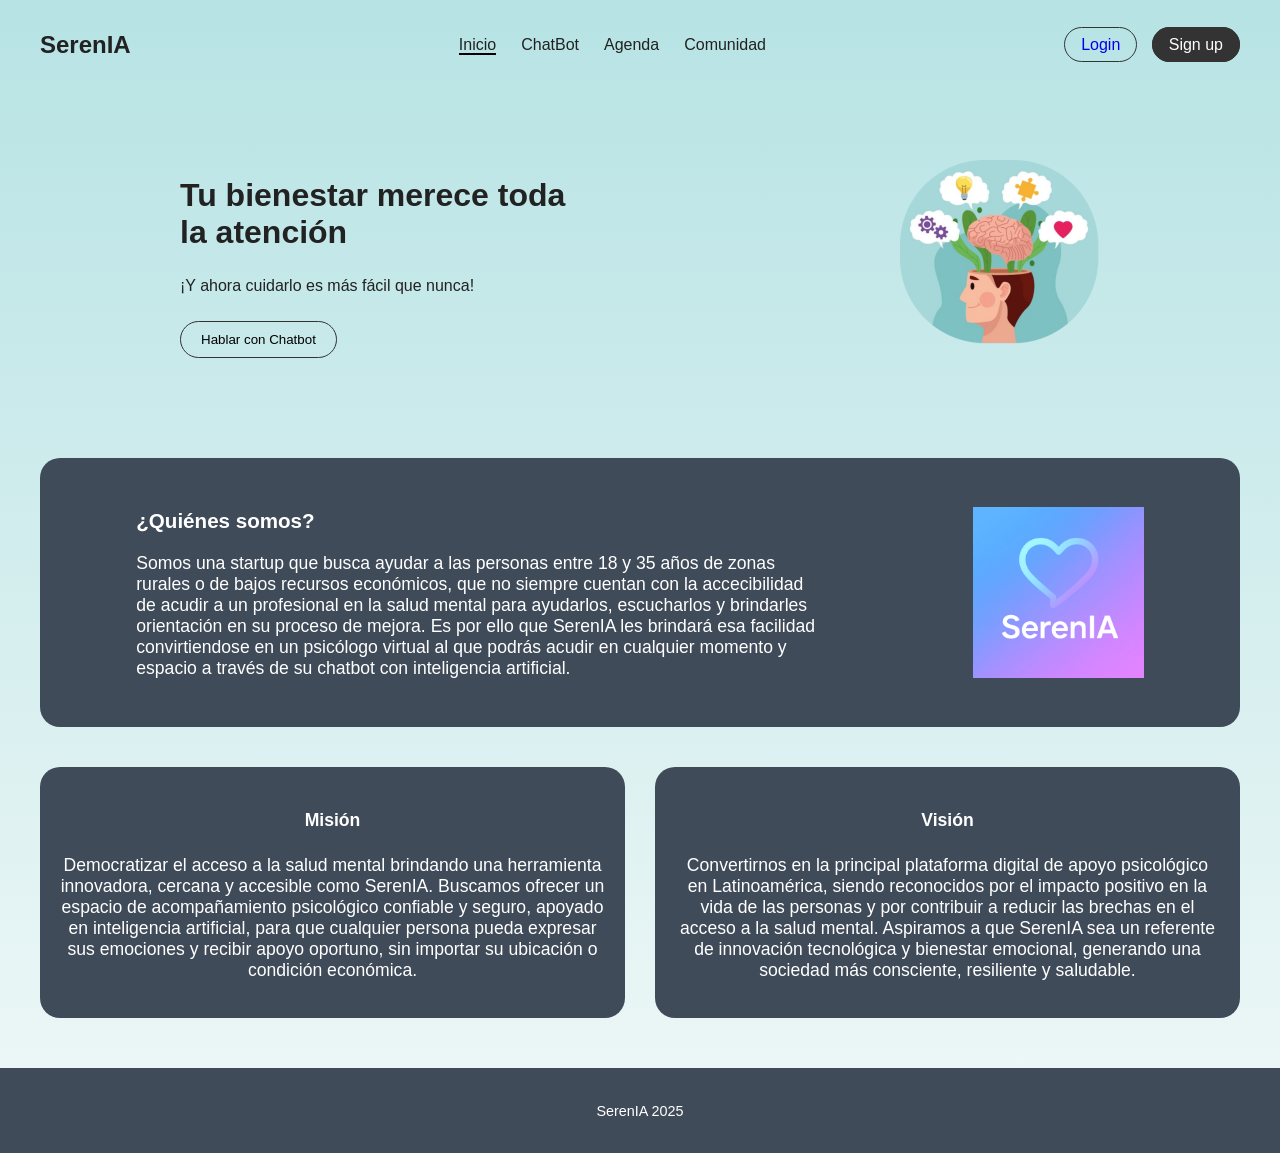
<file: index.html>
<!DOCTYPE html>
<html lang="es">
<head>
  <meta charset="UTF-8" />
  <meta name="viewport" content="width=device-width, initial-scale=1.0" />
  <title>SerenIA - Inicio</title>
  <link rel="stylesheet" href="styles.css" />
</head>
<body>
<header class="navbar">
  <h1 class="logo">SerenIA</h1>

  <button class="hamburger">
    ☰
  </button>

  <nav>
    <ul class="nav-links">
      <li><a href="index.html" class="active">Inicio</a></li>
      <li><a href="chatbot.html">ChatBot</a></li>
      <li><a href="#">Agenda</a></li>
      <li><a href="comunidad.html">Comunidad</a></li>
    </ul>
  </nav>

  <div class="buttons">
    <a href="login.html" class="btn login">Login</a>
    <a href="#" class="btn signup">Sign up</a>
  </div>
</header>


  <main class="hero">
    <section class="hero-text">
      <h2>Tu bienestar merece toda la atención</h2>
      <p>¡Y ahora cuidarlo es más fácil que nunca!</p>
      <div class="hero-buttons">
        <button>Hablar con Chatbot</button>
      </div>
    </section>
    <section class="hero-image">
      <img src="img1.png" alt="Bienestar mental" />
    </section>
  </main>

  <section class="about">
    <div>
      <h3>¿Quiénes somos?</h3>
      <p>
        Somos una startup que busca ayudar a las personas entre 18 y 35 años de zonas rurales o de bajos recursos económicos, que no 
        siempre cuentan con la accecibilidad de acudir a un profesional en la salud mental para ayudarlos, escucharlos y brindarles 
        orientación en su proceso de mejora. Es por ello que  SerenIA les brindará esa facilidad convirtiendose en un psicólogo virtual
        al que podrás acudir en cualquier momento y espacio a través de su chatbot con inteligencia artificial.
      </p>
    </div>
    <img src="SerenIA-logo.png" alt="SerenIA logo" class="about-logo">
  </section>

  <section class="mission-vision">
    <div class="card">
      <h4>Misión</h4>
      <p>
        Democratizar el acceso a la salud mental brindando una herramienta innovadora, cercana y accesible como SerenIA. Buscamos 
        ofrecer un espacio de acompañamiento psicológico confiable y seguro, apoyado en inteligencia artificial, para que cualquier 
        persona pueda expresar sus emociones y recibir apoyo oportuno, sin importar su ubicación o condición económica.
      </p>
    </div>
    <div class="card">
      <h4>Visión</h4>
      <p>
        Convertirnos en la principal plataforma digital de apoyo psicológico en Latinoamérica, siendo reconocidos por el impacto 
        positivo en la vida de las personas y por contribuir a reducir las brechas en el acceso a la salud mental. Aspiramos a que 
        SerenIA sea un referente de innovación tecnológica y bienestar emocional, generando una sociedad más consciente, resiliente y 
        saludable.
      </p>
    </div>
  </section>

  <footer>
    <p>SerenIA 2025</p>
  </footer>

  <script src="main.js"></script>
</body>

</html>
</file>
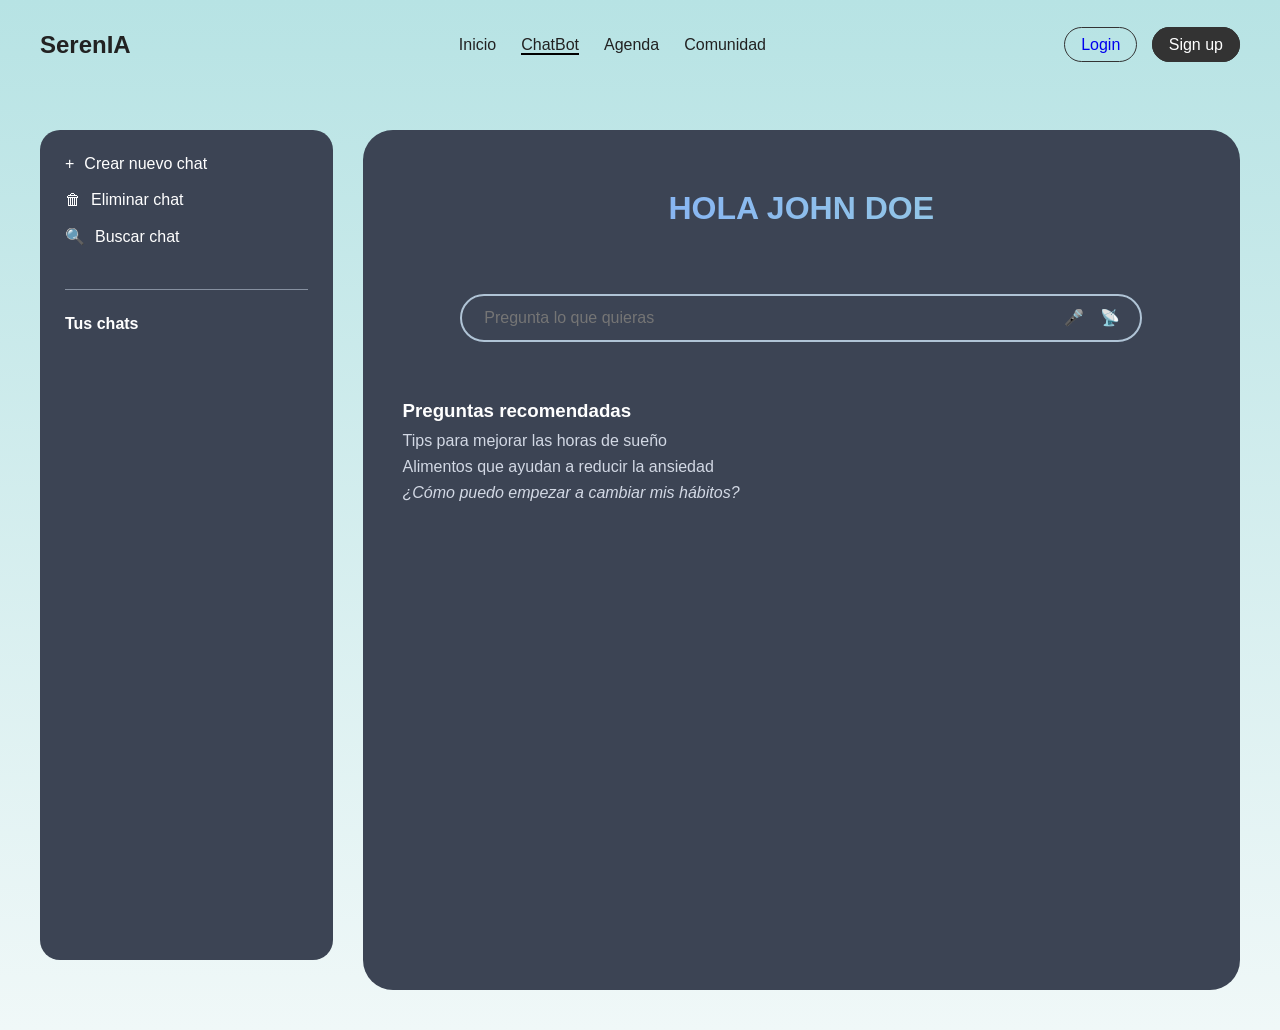
<file: chatbot.html>
<!DOCTYPE html>
<html lang="es">
<head>
  <meta charset="UTF-8" />
  <meta name="viewport" content="width=device-width, initial-scale=1.0" />
  <title>SerenIA - Login</title>
  <link rel="stylesheet" href="chatbot-styles.css" />
</head>
<body>
  <header class="navbar">
  <h1 class="logo">SerenIA</h1>

  <button class="hamburger">
    ☰
  </button>

  <nav>
    <ul class="nav-links">
      <li><a href="index.html">Inicio</a></li>
      <li><a href="#" class="active">ChatBot</a></li>
      <li><a href="#">Agenda</a></li>
      <li><a href="comunidad.html">Comunidad</a></li>
    </ul>
  </nav>

  <div class="buttons">
    <a href="login.html" class="btn login">Login</a>
    <a href="#" class="btn signup">Sign up</a>
  </div>
</header>

    <main class="chatbot-container">

  <!-- Sidebar izquierda -->
  <aside class="chat-sidebar">
    <ul>
      <li><span class="icon">+</span> Crear nuevo chat</li>
      <li><span class="icon">🗑</span> Eliminar chat</li>
      <li><span class="icon">🔍</span> Buscar chat</li>
    </ul>

    <hr>

    <h4>Tus chats</h4>
  </aside>

  <!-- Chat principal -->
  <section class="chat-main">
    <h1 class="chat-title">HOLA JOHN DOE</h1>

    <!-- Input de pregunta -->
    <div class="chat-input">
      <input type="text" placeholder="Pregunta lo que quieras">
      <div class="input-icons">
        <span>🎤</span>
        <span>📡</span>
      </div>
    </div>

    <!-- Preguntas recomendadas -->
    <div class="recommended">
      <h3>Preguntas recomendadas</h3>

      <p>Tips para mejorar las horas de sueño</p>
      <p>Alimentos que ayudan a reducir la ansiedad</p>
      <p><em>¿Cómo puedo empezar a cambiar mis hábitos?</em></p>
    </div>

  </section>

</main>
  <script src="main.js"></script>
</body>
</html>
</file>
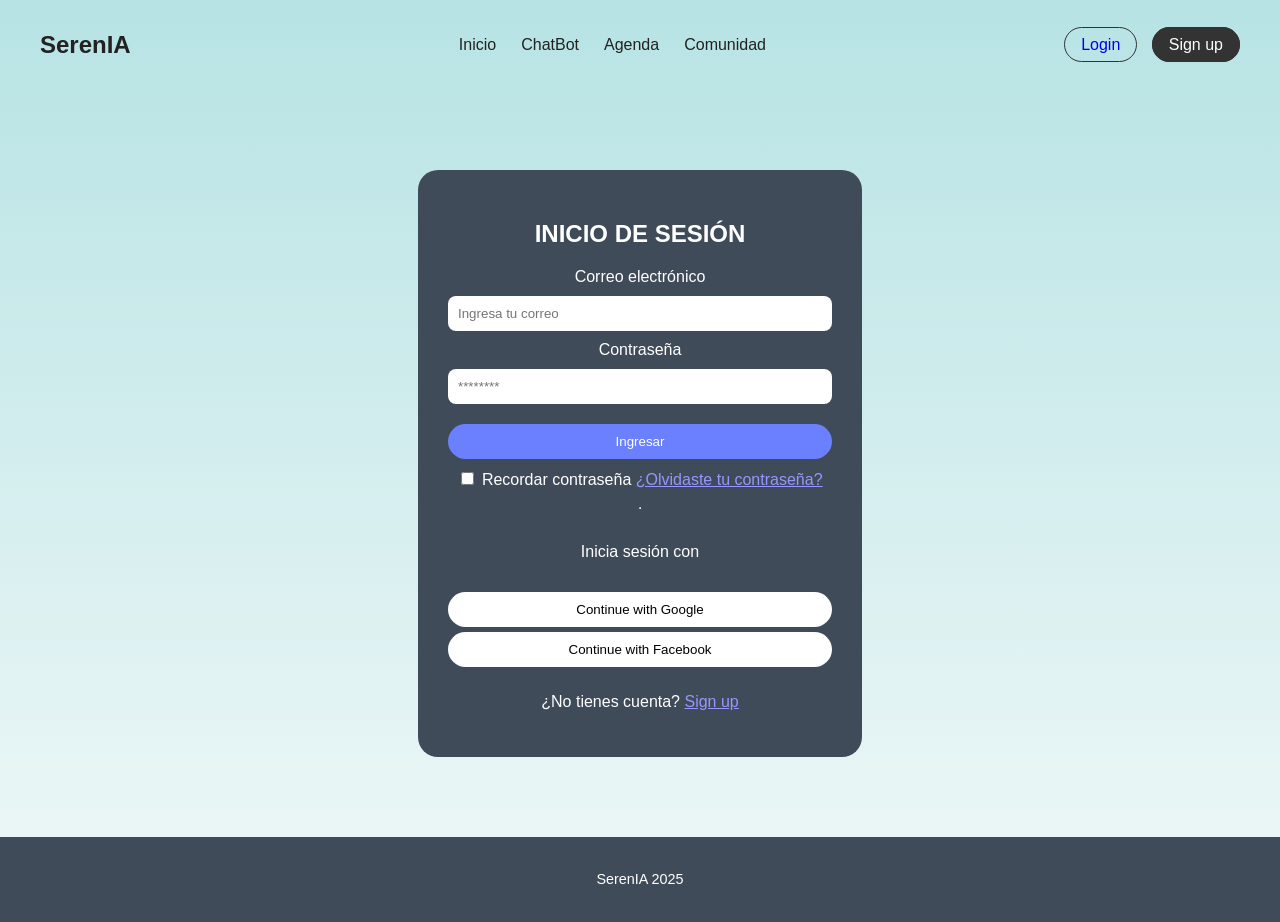
<file: login.html>
<!DOCTYPE html>
<html lang="es">
<head>
  <meta charset="UTF-8" />
  <meta name="viewport" content="width=device-width, initial-scale=1.0" />
  <title>SerenIA - Login</title>
  <link rel="stylesheet" href="styles.css" />
</head>
<body>
  <header class="navbar">
  <h1 class="logo">SerenIA</h1>

  <button class="hamburger">
    ☰
  </button>

  <nav>
    <ul class="nav-links">
      <li><a href="index.html">Inicio</a></li>
      <li><a href="chatbot.html">ChatBot</a></li>
      <li><a href="#">Agenda</a></li>
      <li><a href="comunidad.html">Comunidad</a></li>
    </ul>
  </nav>

  <div class="buttons">
    <a href="login.html" class="btn login">Login</a>
    <a href="#" class="btn signup">Sign up</a>
  </div>
</header>

  <main class="login-container">
    <h2>INICIO DE SESIÓN</h2>
    <form class="login-form">
      <label for="email">Correo electrónico</label>
      <input type="email" id="email" placeholder="Ingresa tu correo" required />

      <label for="password">Contraseña</label>
      <input type="password" id="password" placeholder="********" required />

      <button type="submit" class="btn primary">Ingresar</button>

      <div class="extra-options">
        <label><input type="checkbox" /> Recordar contraseña</label>
        <a href="#">¿Olvidaste tu contraseña?</a>
      </div>

      <hr>
      <p class="social-title">Inicia sesión con</p>

      <div class="social-login">
        <button class="google">Continue with Google</button>
        <button class="facebook">Continue with Facebook</button>
      </div>

      <p class="register-text">¿No tienes cuenta? <a href="#">Sign up</a></p>
    </form>
  </main>

  <footer>
    <p>SerenIA 2025</p>
  </footer>

  <script src="main.js"></script>
</body>
</html>
</file>
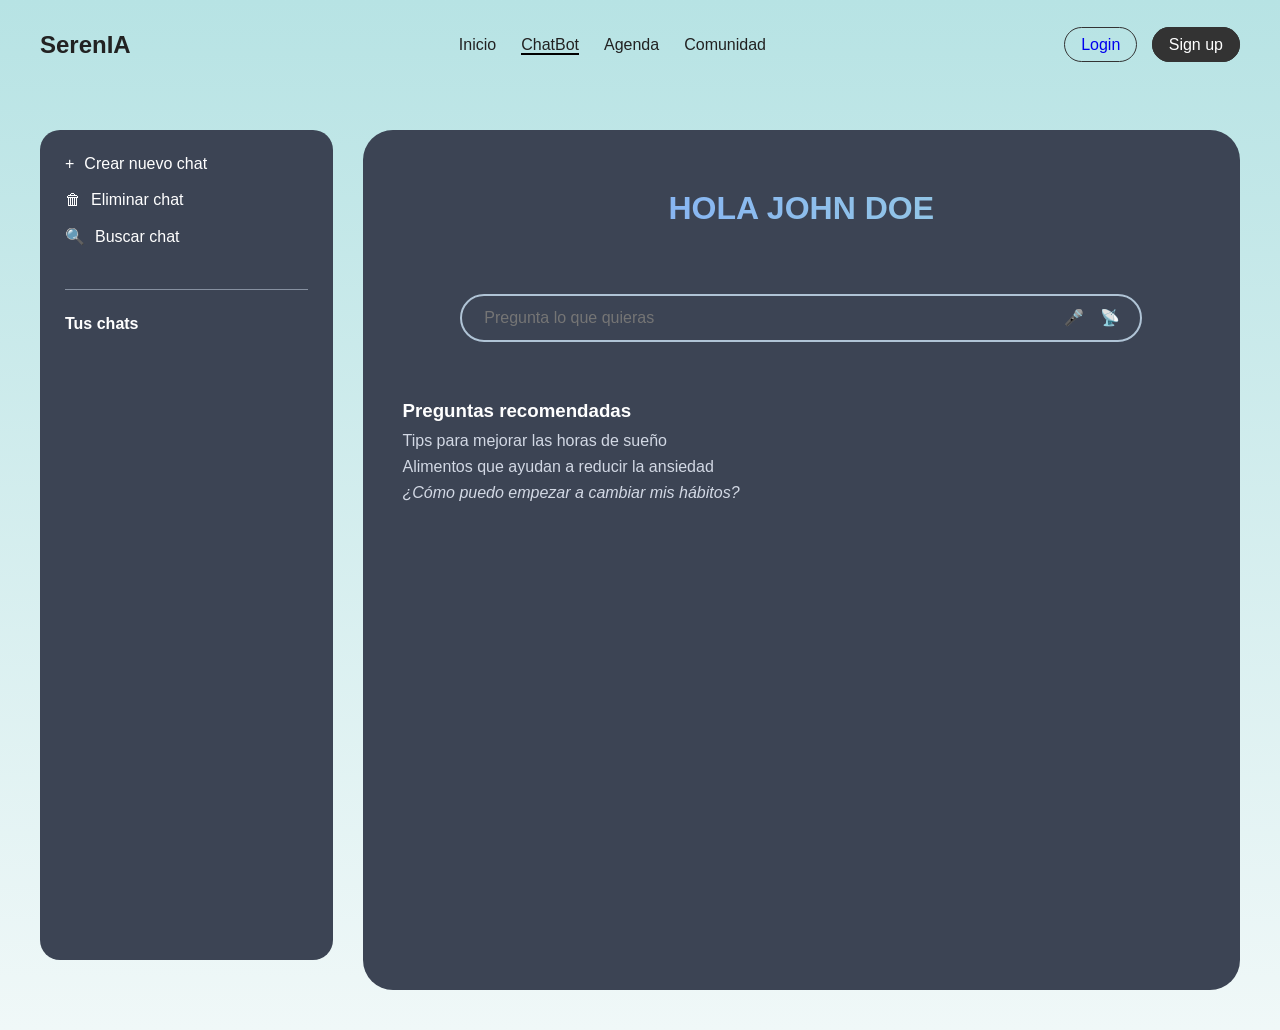
<file: public/chatbot.html>
<!DOCTYPE html>
<html lang="es">
<head>
  <meta charset="UTF-8" />
  <meta name="viewport" content="width=device-width, initial-scale=1.0" />
  <title>SerenIA - Login</title>
  <link rel="stylesheet" href="assets/styles/chatbot-styles.css" />
</head>
<body>
  <header class="navbar">
  <h1 class="logo">SerenIA</h1>

  <button class="hamburger">
    ☰
  </button>

  <nav>
    <ul class="nav-links">
      <li><a href="index.html">Inicio</a></li>
      <li><a href="#" class="active">ChatBot</a></li>
      <li><a href="#">Agenda</a></li>
      <li><a href="comunidad.html">Comunidad</a></li>
    </ul>
  </nav>

  <div class="buttons">
    <a href="login.html" class="btn login">Login</a>
    <a href="#" class="btn signup">Sign up</a>
  </div>
</header>

    <main class="chatbot-container">

  <!-- Sidebar izquierda -->
  <aside class="chat-sidebar">
    <ul>
      <li><span class="icon">+</span> Crear nuevo chat</li>
      <li><span class="icon">🗑</span> Eliminar chat</li>
      <li><span class="icon">🔍</span> Buscar chat</li>
    </ul>

    <hr>

    <h4>Tus chats</h4>
  </aside>

  <!-- Chat principal -->
  <section class="chat-main">
    <h1 class="chat-title">HOLA JOHN DOE</h1>

    <!-- Input de pregunta -->
    <div class="chat-input">
      <input type="text" placeholder="Pregunta lo que quieras">
      <div class="input-icons">
        <span>🎤</span>
        <span>📡</span>
      </div>
    </div>

    <!-- Preguntas recomendadas -->
    <div class="recommended">
      <h3>Preguntas recomendadas</h3>

      <p>Tips para mejorar las horas de sueño</p>
      <p>Alimentos que ayudan a reducir la ansiedad</p>
      <p><em>¿Cómo puedo empezar a cambiar mis hábitos?</em></p>
    </div>

  </section>

</main>
  <script src="./assets/scripts/main.js"></script>
</body>
</html>
</file>
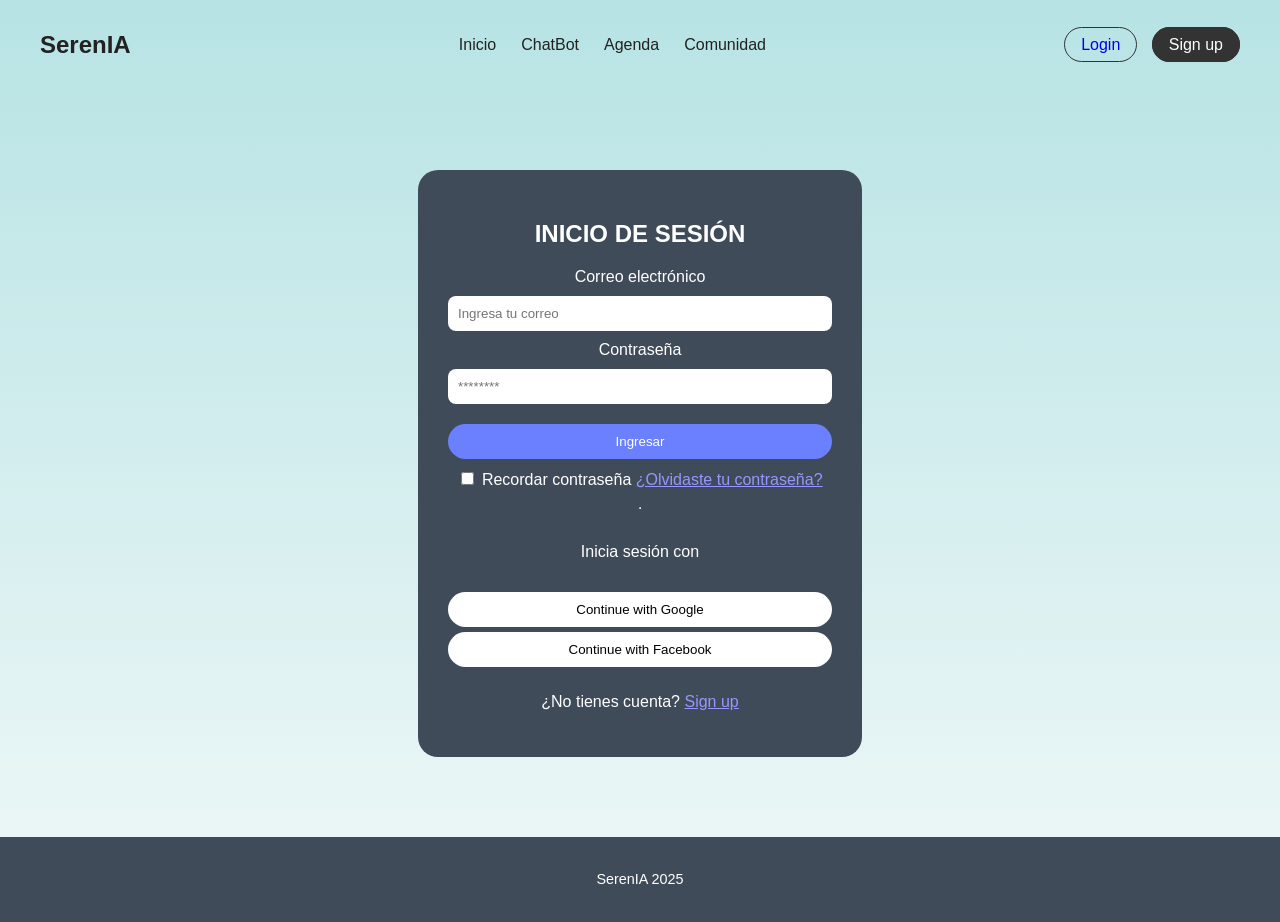
<file: public/login.html>
<!DOCTYPE html>
<html lang="es">
<head>
  <meta charset="UTF-8" />
  <meta name="viewport" content="width=device-width, initial-scale=1.0" />
  <title>SerenIA - Login</title>
  <link rel="stylesheet" href="assets/styles/styles.css" />
</head>
<body>
  <header class="navbar">
  <h1 class="logo">SerenIA</h1>

  <button class="hamburger">
    ☰
  </button>

  <nav>
    <ul class="nav-links">
      <li><a href="index.html">Inicio</a></li>
      <li><a href="chatbot.html">ChatBot</a></li>
      <li><a href="#">Agenda</a></li>
      <li><a href="comunidad.html">Comunidad</a></li>
    </ul>
  </nav>

  <div class="buttons">
    <a href="login.html" class="btn login">Login</a>
    <a href="#" class="btn signup">Sign up</a>
  </div>
</header>

  <main class="login-container">
    <h2>INICIO DE SESIÓN</h2>
    <form class="login-form">
      <label for="email">Correo electrónico</label>
      <input type="email" id="email" placeholder="Ingresa tu correo" required />

      <label for="password">Contraseña</label>
      <input type="password" id="password" placeholder="********" required />

      <button type="submit" class="btn primary">Ingresar</button>

      <div class="extra-options">
        <label><input type="checkbox" /> Recordar contraseña</label>
        <a href="#">¿Olvidaste tu contraseña?</a>
      </div>

      <hr>
      <p class="social-title">Inicia sesión con</p>

      <div class="social-login">
        <button class="google">Continue with Google</button>
        <button class="facebook">Continue with Facebook</button>
      </div>

      <p class="register-text">¿No tienes cuenta? <a href="#">Sign up</a></p>
    </form>
  </main>

  <footer>
    <p>SerenIA 2025</p>
  </footer>

  <script src="./assets/scripts/main.js"></script>
</body>
</html>
</file>
<file: styles.css>
body {
  margin: 0;
  font-family: "Poppins", sans-serif;
  background: linear-gradient(to bottom, #b7e3e4, #f0f8f8);
  color: #222;
}

/* --- NAVBAR --- */
.navbar {
  display: flex;
  justify-content: space-between;
  align-items: center;
  padding: 15px 40px;
  background: transparent;
}

/* Logo */
.logo {
  font-weight: 700;
  font-size: 1.5rem;
}

/* Links del navbar */
.nav-links {
  list-style: none;
  display: flex;
  gap: 25px;
}

.nav-links a {
  text-decoration: none;
  color: #222;
  font-weight: 500;
}

.nav-links a.active {
  border-bottom: 2px solid #000;
}

/* Botones */
.buttons .btn {
  text-decoration: none;
  padding: 8px 16px;
  border-radius: 25px;
  border: 1px solid #333;
  margin-left: 10px;
}

.btn.login {
  background: transparent;
}

.btn.signup {
  background: #333;
  color: white;
}

.hamburger {
  display: none;
  font-size: 1.8rem;
  background: none;
  border: none;
  cursor: pointer;
}

@media (max-width: 768px) {

  .hamburger {
    display: block;
  }

  nav,
  .buttons {
    display: none;
  }

  .navbar.open nav,
  .navbar.open .buttons {
    display: flex;
    flex-direction: column;
    gap: 15px;
    width: 100%;
    margin-top: 15px;
    align-items: center;
  }

  /* Estilo del menú desplegado */
  .nav-links {
    flex-direction: column;
    gap: 15px;
  }

  .navbar {
    flex-direction: column;
    align-items: flex-start;
    padding: 15px 20px;
  }
}



/* --- HERO SECTION --- */
.hero {
  display: flex;
  justify-content: space-around;
  align-items: center;
  padding: 60px 20px;
  flex-wrap: wrap;
}

.hero-text {
  max-width: 400px;
}

.hero-text h2 {
  font-size: 2rem;
  font-weight: 700;
}

.hero-buttons button {
  margin-top: 10px;
  margin-right: 10px;
  padding: 10px 20px;
  border: 1px solid #333;
  background: transparent;
  border-radius: 25px;
  cursor: pointer;
}

.hero-image img {
  width: 200px;
}

/* --- ABOUT --- */
.about {
  text-align: center;
  background: #404b5a;
  color: white;
  margin: 40px;
  padding: 30px;
  border-radius: 20px;

  display: flex;
  justify-content: space-around;
  align-items: center;
  gap: 20px;
  flex-wrap: wrap;
}

.about div {
  width: 60%;
  text-align: left;
  font-size: clamp(0.6rem, 2vw, 1.1rem);
}

/* Imagen responsive */
.about-logo {
  width: 15%;
  max-width: 180px;
  height: auto;
}

@media (max-width: 768px) {
  .about {
    flex-direction: column;
    text-align: center;
  }

  .about div {
    width: 100%;
    text-align: center;
  }

  .about-logo {
    width: 40%; /* crece un poco en móvil */
    max-width: 200px;
  }
}

/* --- MISION/VISION --- */
.mission-vision {
  display: flex;
  justify-content: center;
  gap: 30px;
  margin: 40px;
  flex-wrap: wrap;
}

.card {
  background: #404b5a;
  color: white;
  flex: 1;
  padding: 20px;
  border-radius: 20px;
  width: 280px;
  text-align: center;
  font-size: clamp(0.6rem, 2vw, 1.1rem);
}

/* --- LOGIN PAGE --- */
.login-container {
  width: 30%;
  margin: 80px auto;
  padding: 30px;
  background: #404b5a;
  border-radius: 20px;
  color: white;
  text-align: center;
}

.login-form {
  display: flex;
  flex-direction: column;
  gap: 10px;
}

.login-form input {
  padding: 10px;
  border-radius: 8px;
  border: none;
}

.btn.primary {
  background: #6a80ff;
  border: none;
  color: white;
  padding: 10px;
  border-radius: 25px;
  cursor: pointer;
  margin-top: 10px;
}

.social-login button {
  width: 100%;
  padding: 10px;
  margin-top: 5px;
  border-radius: 25px;
  border: none;
  cursor: pointer;
}

.google {
  background: white;
}

.facebook {
  background: white;
}

.extra-options a,
.register-text *{
  color: rgb(150, 150, 255);
}

footer {
  text-align: center;
  padding: 20px;
  background: #404b5a;
  color: white;
  font-size: 0.9rem;
  margin-top: 50px;
}
</file>
<file: chatbot-styles.css>
body {
  margin: 0;
  font-family: "Poppins", sans-serif;
  background: linear-gradient(to bottom, #b7e3e4, #f0f8f8);
  color: #222;
}


/* CONTENEDOR PRINCIPAL */
.chatbot-container {
  display: grid;
  grid-template-columns: 1fr 3fr;
  padding: 40px;
  gap: 30px;
}

/* SIDEBAR */
.chat-sidebar {
  background: #3c4454;
  padding: 25px;
  border-radius: 20px;
  color: white;
  height: calc(100vh - 120px);
  display: flex;
  flex-direction: column;
}

.chat-sidebar ul {
  list-style: none;
  padding: 0;
  margin: 0;
}

.chat-sidebar li {
  margin-bottom: 18px;
  font-size: 1rem;
  display: flex;
  align-items: center;
  gap: 10px;
  cursor: pointer;
}

.chat-sidebar hr {
  border: none;
  border-top: 1px solid #8690a0;
  margin: 25px 0;
}

.chat-sidebar h4 {
  margin: 0;
  font-weight: 600;
}

/* CHAT MAIN */
.chat-main {
  background: #3c4454;
  padding: 40px;
  border-radius: 30px;
  color: white;
  height: calc(100vh - 120px);
  display: flex;
  flex-direction: column;
}

.chat-title {
  text-align: center;
  font-size: clamp(1.5rem, 2.5vw, 3rem);
  background: linear-gradient(to right, #7ea7ff, #9cd4da);
  -webkit-background-clip: text;
  color: transparent;
  margin-top: 20px;
}

/* INPUT */
.chat-input {
  margin: 40px auto;
  background: transparent;
  border: 2px solid #b0c4d6;
  border-radius: 35px;
  display: flex;
  justify-content: space-between;
  padding: 12px 20px;
  width: 80%;
}

.chat-input input {
  flex: 1;
  background: none;
  border: none;
  color: white;
  font-size: 1rem;
  outline: none;
}

.input-icons span {
  margin-left: 12px;
  cursor: pointer;
}

/* RECOMENDADOS */
.recommended h3 {
  font-weight: 600;
  margin-bottom: 10px;
}

.recommended p {
  margin: 8px 0;
  color: #d2d8e4;
  font-size: 1rem;
}

/* RESPONSIVE */
@media (max-width: 900px) {
  .chatbot-container {
    grid-template-columns: 1fr;
  }

  .chat-sidebar {
    height: auto;
  }

  .chat-main {
    height: auto;
  }

  .chat-input {
    width: 100%;
  }
}

/* --- NAVBAR --- */
.navbar {
  display: flex;
  justify-content: space-between;
  align-items: center;
  padding: 15px 40px;
  background: transparent;
}

/* Logo */
.logo {
  font-weight: 700;
  font-size: 1.5rem;
}

/* Links del navbar */
.nav-links {
  list-style: none;
  display: flex;
  gap: 25px;
}

.nav-links a {
  text-decoration: none;
  color: #222;
  font-weight: 500;
}

.nav-links a.active {
  border-bottom: 2px solid #000;
}

/* Botones */
.buttons .btn {
  text-decoration: none;
  padding: 8px 16px;
  border-radius: 25px;
  border: 1px solid #333;
  margin-left: 10px;
}

.btn.login {
  background: transparent;
}

.btn.signup {
  background: #333;
  color: white;
}

.hamburger {
  display: none;
  font-size: 1.8rem;
  background: none;
  border: none;
  cursor: pointer;
}

@media (max-width: 768px) {

  .hamburger {
    display: block;
  }

  nav,
  .buttons {
    display: none;
  }

  .navbar.open nav,
  .navbar.open .buttons {
    display: flex;
    flex-direction: column;
    gap: 15px;
    width: 100%;
    margin-top: 15px;
    align-items: center;
  }

  /* Estilo del menú desplegado */
  .nav-links {
    flex-direction: column;
    gap: 15px;
  }

  .navbar {
    flex-direction: column;
    align-items: flex-start;
    padding: 15px 20px;
  }
}
</file>
<file: public/assets/styles/chatbot-styles.css>
body {
  margin: 0;
  font-family: "Poppins", sans-serif;
  background: linear-gradient(to bottom, #b7e3e4, #f0f8f8);
  color: #222;
}


/* CONTENEDOR PRINCIPAL */
.chatbot-container {
  display: grid;
  grid-template-columns: 1fr 3fr;
  padding: 40px;
  gap: 30px;
}

/* SIDEBAR */
.chat-sidebar {
  background: #3c4454;
  padding: 25px;
  border-radius: 20px;
  color: white;
  height: calc(100vh - 120px);
  display: flex;
  flex-direction: column;
}

.chat-sidebar ul {
  list-style: none;
  padding: 0;
  margin: 0;
}

.chat-sidebar li {
  margin-bottom: 18px;
  font-size: 1rem;
  display: flex;
  align-items: center;
  gap: 10px;
  cursor: pointer;
}

.chat-sidebar hr {
  border: none;
  border-top: 1px solid #8690a0;
  margin: 25px 0;
}

.chat-sidebar h4 {
  margin: 0;
  font-weight: 600;
}

/* CHAT MAIN */
.chat-main {
  background: #3c4454;
  padding: 40px;
  border-radius: 30px;
  color: white;
  height: calc(100vh - 120px);
  display: flex;
  flex-direction: column;
}

.chat-title {
  text-align: center;
  font-size: clamp(1.5rem, 2.5vw, 3rem);
  background: linear-gradient(to right, #7ea7ff, #9cd4da);
  -webkit-background-clip: text;
  color: transparent;
  margin-top: 20px;
}

/* INPUT */
.chat-input {
  margin: 40px auto;
  background: transparent;
  border: 2px solid #b0c4d6;
  border-radius: 35px;
  display: flex;
  justify-content: space-between;
  padding: 12px 20px;
  width: 80%;
}

.chat-input input {
  flex: 1;
  background: none;
  border: none;
  color: white;
  font-size: 1rem;
  outline: none;
}

.input-icons span {
  margin-left: 12px;
  cursor: pointer;
}

/* RECOMENDADOS */
.recommended h3 {
  font-weight: 600;
  margin-bottom: 10px;
}

.recommended p {
  margin: 8px 0;
  color: #d2d8e4;
  font-size: 1rem;
}

/* RESPONSIVE */
@media (max-width: 900px) {
  .chatbot-container {
    grid-template-columns: 1fr;
  }

  .chat-sidebar {
    height: auto;
  }

  .chat-main {
    height: auto;
  }

  .chat-input {
    width: 100%;
  }
}

/* --- NAVBAR --- */
.navbar {
  display: flex;
  justify-content: space-between;
  align-items: center;
  padding: 15px 40px;
  background: transparent;
}

/* Logo */
.logo {
  font-weight: 700;
  font-size: 1.5rem;
}

/* Links del navbar */
.nav-links {
  list-style: none;
  display: flex;
  gap: 25px;
}

.nav-links a {
  text-decoration: none;
  color: #222;
  font-weight: 500;
}

.nav-links a.active {
  border-bottom: 2px solid #000;
}

/* Botones */
.buttons .btn {
  text-decoration: none;
  padding: 8px 16px;
  border-radius: 25px;
  border: 1px solid #333;
  margin-left: 10px;
}

.btn.login {
  background: transparent;
}

.btn.signup {
  background: #333;
  color: white;
}

.hamburger {
  display: none;
  font-size: 1.8rem;
  background: none;
  border: none;
  cursor: pointer;
}

@media (max-width: 768px) {

  .hamburger {
    display: block;
  }

  nav,
  .buttons {
    display: none;
  }

  .navbar.open nav,
  .navbar.open .buttons {
    display: flex;
    flex-direction: column;
    gap: 15px;
    width: 100%;
    margin-top: 15px;
    align-items: center;
  }

  /* Estilo del menú desplegado */
  .nav-links {
    flex-direction: column;
    gap: 15px;
  }

  .navbar {
    flex-direction: column;
    align-items: flex-start;
    padding: 15px 20px;
  }
}
</file>
<file: public/assets/styles/styles.css>
body {
  margin: 0;
  font-family: "Poppins", sans-serif;
  background: linear-gradient(to bottom, #b7e3e4, #f0f8f8);
  color: #222;
}

/* --- NAVBAR --- */
.navbar {
  display: flex;
  justify-content: space-between;
  align-items: center;
  padding: 15px 40px;
  background: transparent;
}

/* Logo */
.logo {
  font-weight: 700;
  font-size: 1.5rem;
}

/* Links del navbar */
.nav-links {
  list-style: none;
  display: flex;
  gap: 25px;
}

.nav-links a {
  text-decoration: none;
  color: #222;
  font-weight: 500;
}

.nav-links a.active {
  border-bottom: 2px solid #000;
}

/* Botones */
.buttons .btn {
  text-decoration: none;
  padding: 8px 16px;
  border-radius: 25px;
  border: 1px solid #333;
  margin-left: 10px;
}

.btn.login {
  background: transparent;
}

.btn.signup {
  background: #333;
  color: white;
}

.hamburger {
  display: none;
  font-size: 1.8rem;
  background: none;
  border: none;
  cursor: pointer;
}

@media (max-width: 768px) {

  .hamburger {
    display: block;
  }

  nav,
  .buttons {
    display: none;
  }

  .navbar.open nav,
  .navbar.open .buttons {
    display: flex;
    flex-direction: column;
    gap: 15px;
    width: 100%;
    margin-top: 15px;
    align-items: center;
  }

  /* Estilo del menú desplegado */
  .nav-links {
    flex-direction: column;
    gap: 15px;
  }

  .navbar {
    flex-direction: column;
    align-items: flex-start;
    padding: 15px 20px;
  }
}



/* --- HERO SECTION --- */
.hero {
  display: flex;
  justify-content: space-around;
  align-items: center;
  padding: 60px 20px;
  flex-wrap: wrap;
}

.hero-text {
  max-width: 400px;
}

.hero-text h2 {
  font-size: 2rem;
  font-weight: 700;
}

.hero-buttons button {
  margin-top: 10px;
  margin-right: 10px;
  padding: 10px 20px;
  border: 1px solid #333;
  background: transparent;
  border-radius: 25px;
  cursor: pointer;
}

.hero-image img {
  width: 200px;
}

/* --- ABOUT --- */
.about {
  text-align: center;
  background: #404b5a;
  color: white;
  margin: 40px;
  padding: 30px;
  border-radius: 20px;

  display: flex;
  justify-content: space-around;
  align-items: center;
  gap: 20px;
  flex-wrap: wrap;
}

.about div {
  width: 60%;
  text-align: left;
  font-size: clamp(0.6rem, 2vw, 1.1rem);
}

/* Imagen responsive */
.about-logo {
  width: 15%;
  max-width: 180px;
  height: auto;
}

@media (max-width: 768px) {
  .about {
    flex-direction: column;
    text-align: center;
  }

  .about div {
    width: 100%;
    text-align: center;
  }

  .about-logo {
    width: 40%; /* crece un poco en móvil */
    max-width: 200px;
  }
}

/* --- MISION/VISION --- */
.mission-vision {
  display: flex;
  justify-content: center;
  gap: 30px;
  margin: 40px;
  flex-wrap: wrap;
}

.card {
  background: #404b5a;
  color: white;
  flex: 1;
  padding: 20px;
  border-radius: 20px;
  width: 280px;
  text-align: center;
  font-size: clamp(0.6rem, 2vw, 1.1rem);
}

/* --- LOGIN PAGE --- */
.login-container {
  width: 30%;
  margin: 80px auto;
  padding: 30px;
  background: #404b5a;
  border-radius: 20px;
  color: white;
  text-align: center;
}

.login-form {
  display: flex;
  flex-direction: column;
  gap: 10px;
}

.login-form input {
  padding: 10px;
  border-radius: 8px;
  border: none;
}

.btn.primary {
  background: #6a80ff;
  border: none;
  color: white;
  padding: 10px;
  border-radius: 25px;
  cursor: pointer;
  margin-top: 10px;
}

.social-login button {
  width: 100%;
  padding: 10px;
  margin-top: 5px;
  border-radius: 25px;
  border: none;
  cursor: pointer;
}

.google {
  background: white;
}

.facebook {
  background: white;
}

.extra-options a,
.register-text *{
  color: rgb(150, 150, 255);
}

footer {
  text-align: center;
  padding: 20px;
  background: #404b5a;
  color: white;
  font-size: 0.9rem;
  margin-top: 50px;
}
</file>
